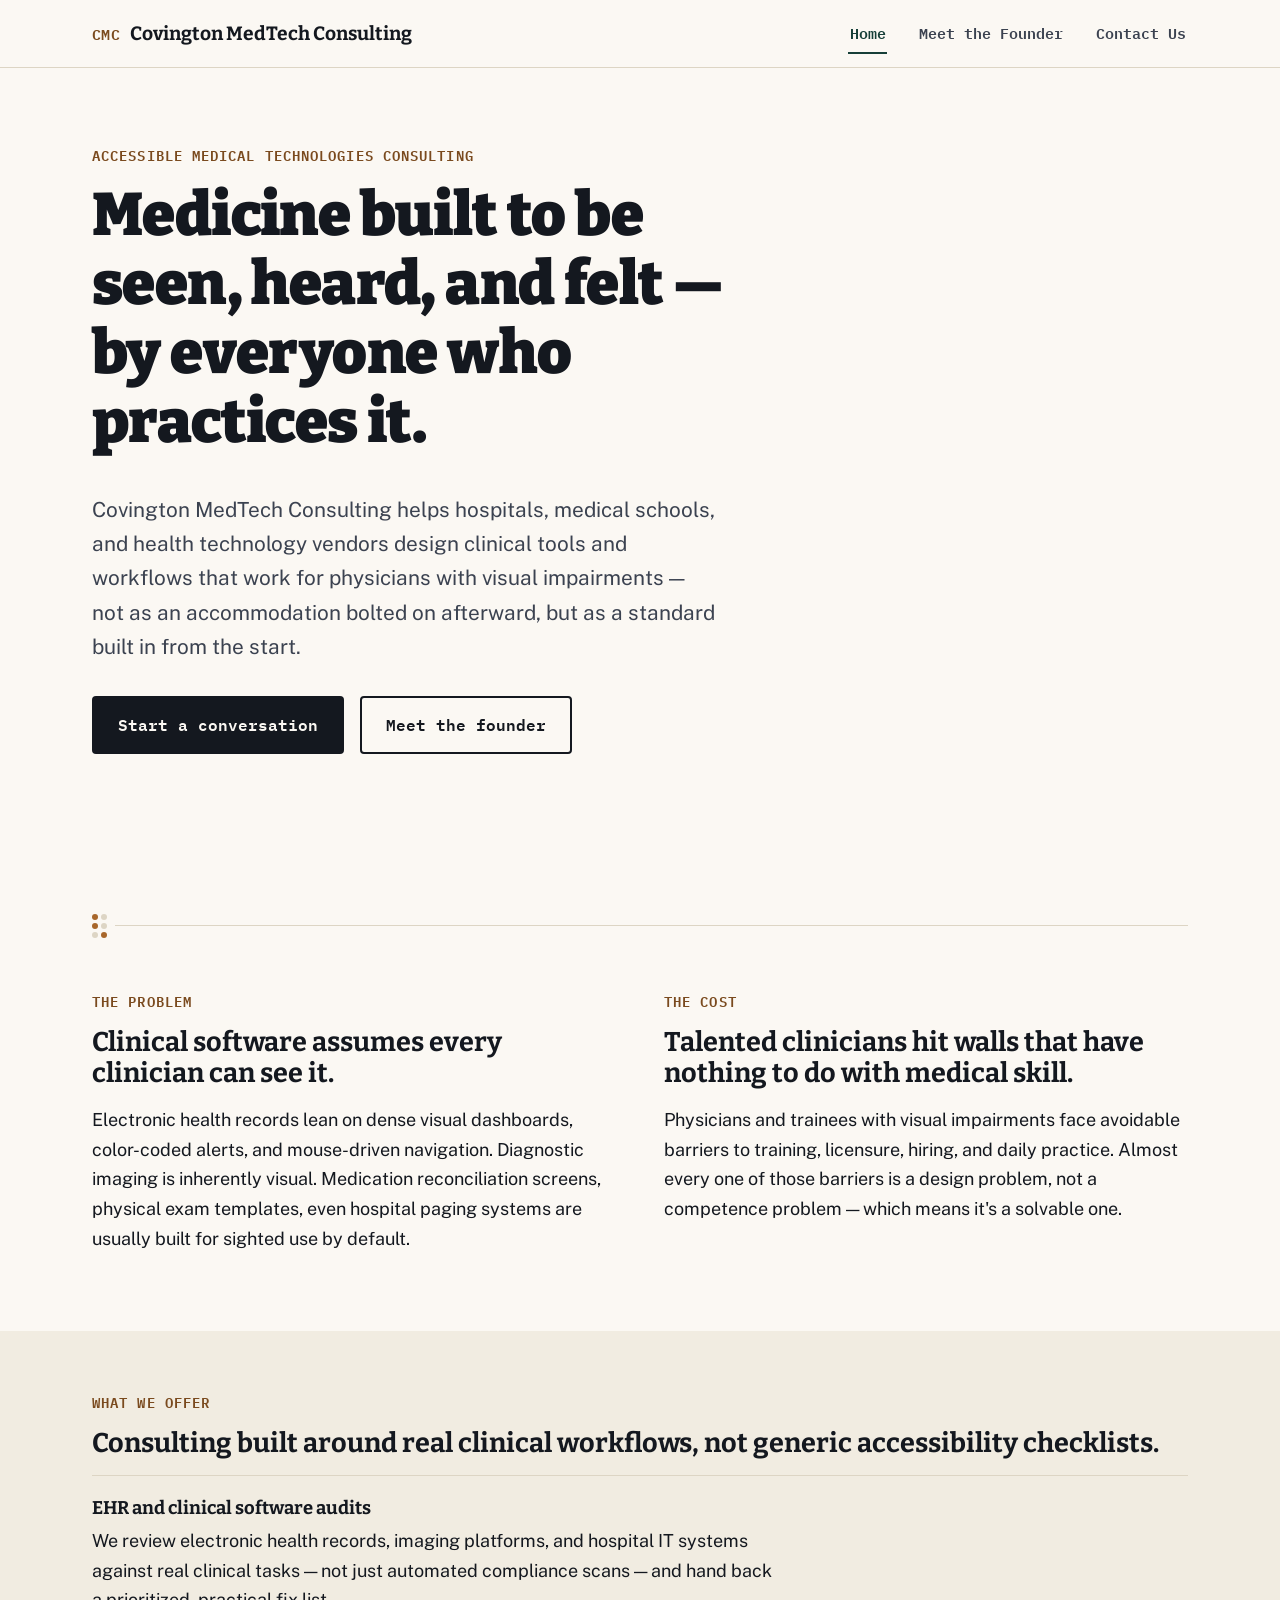
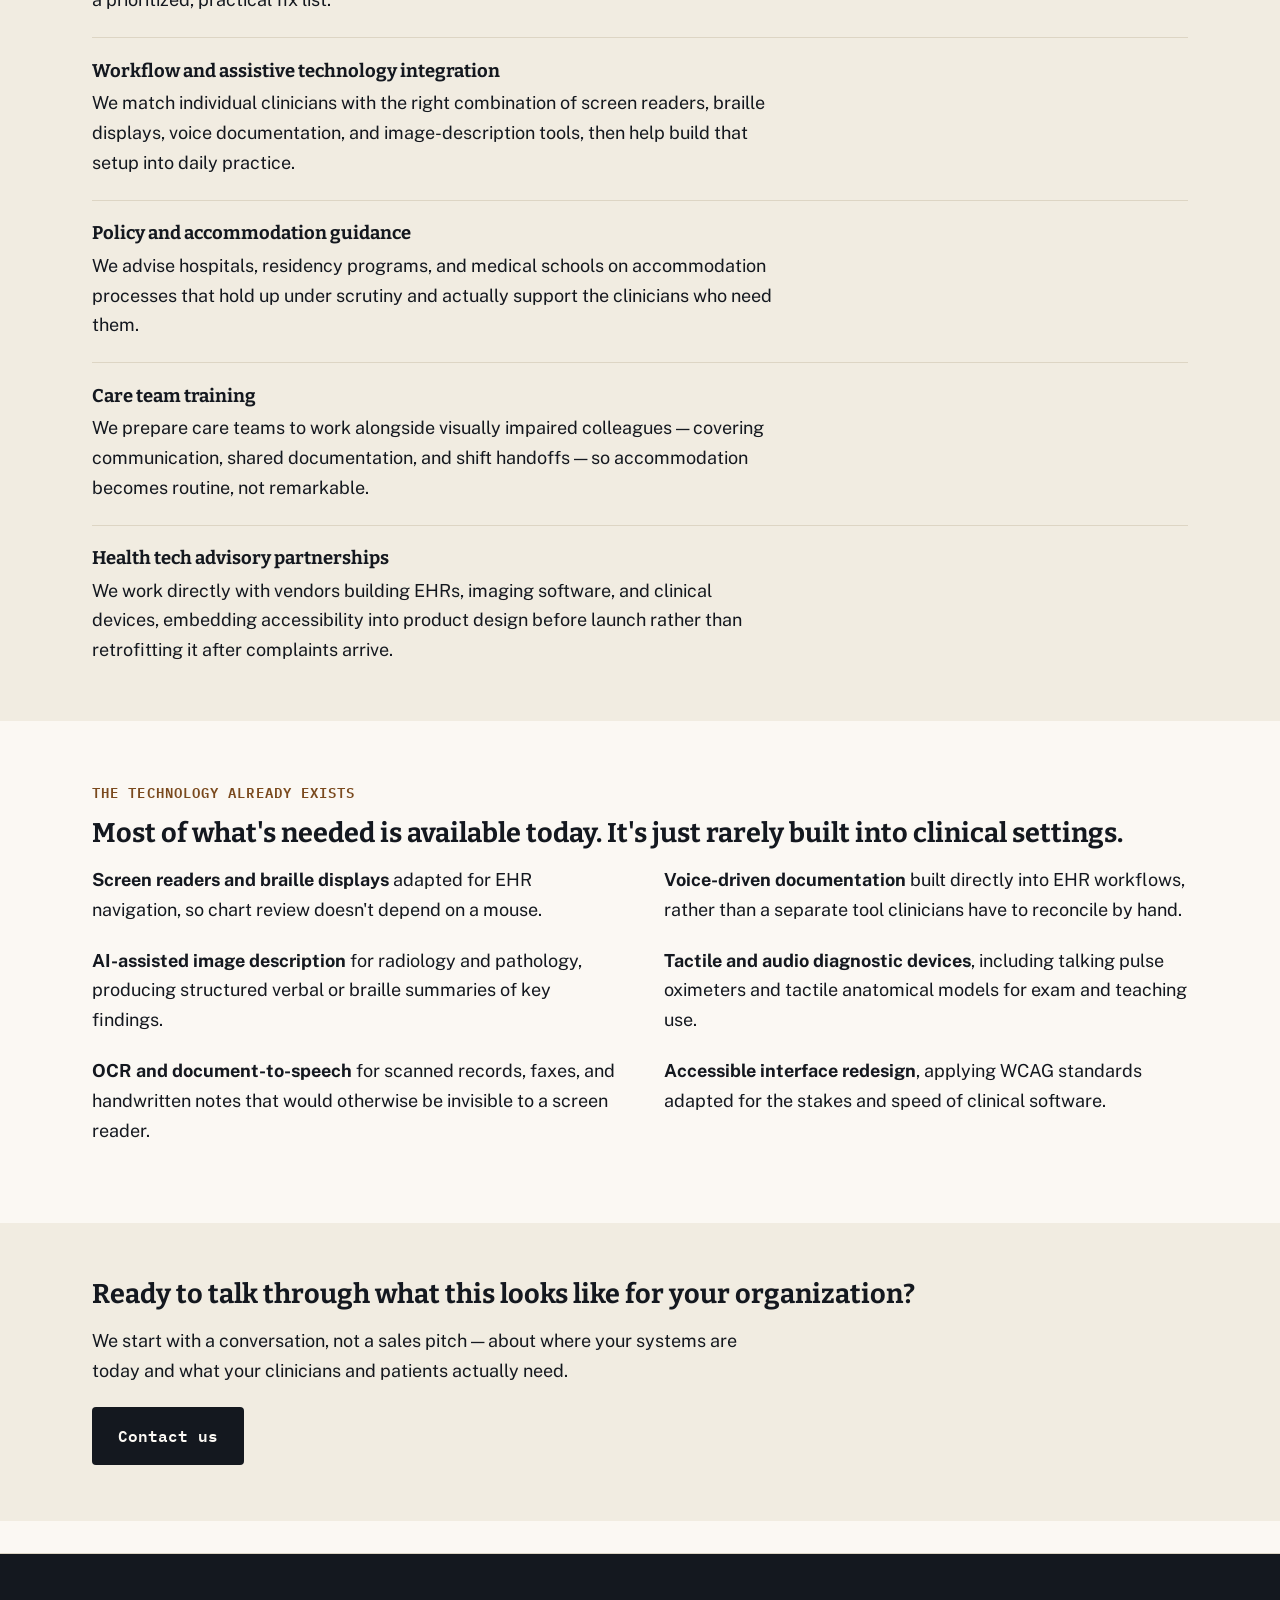
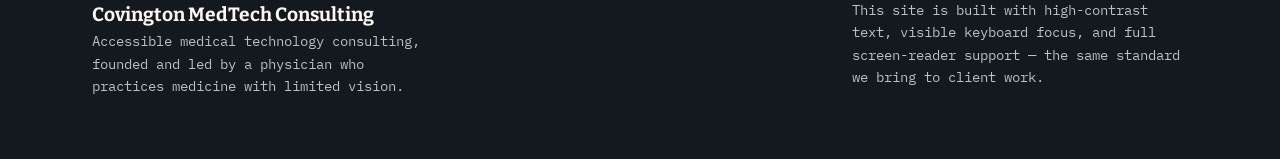
<file: index.html>
<!DOCTYPE html>
<html lang="en">
<head>
<meta charset="UTF-8">
<meta name="viewport" content="width=device-width, initial-scale=1.0">
<title>Covington MedTech Consulting — Accessible medical technologies, by design</title>
<meta name="description" content="Covington MedTech Consulting helps hospitals, medical schools, and health tech vendors build clinical tools and workflows that work for physicians with visual impairments.">
<link rel="stylesheet" href="styles.css">
</head>
<body>

<a class="skip-link" href="#main">Skip to main content</a>

<header class="site-header">
  <div class="wrap">
    <a class="brand" href="index.html">
      <span class="brand-mark">CMC</span>
      <span class="brand-name">Covington MedTech Consulting</span>
    </a>
    <nav class="main-nav" aria-label="Primary">
      <ul>
        <li><a href="index.html" aria-current="page">Home</a></li>
        <li><a href="founder.html">Meet the Founder</a></li>
        <li><a href="contact.html">Contact Us</a></li>
      </ul>
    </nav>
  </div>
</header>

<main id="main">

  <section class="hero">
    <div class="wrap">
      <span class="eyebrow">Accessible medical technologies consulting</span>
      <h1>Medicine built to be seen, heard, and felt — by everyone who practices it.</h1>
      <p class="lede">Covington MedTech Consulting helps hospitals, medical schools, and health technology vendors design clinical tools and workflows that work for physicians with visual impairments — not as an accommodation bolted on afterward, but as a standard built in from the start.</p>
      <div class="hero-actions">
        <a class="btn btn-primary" href="contact.html">Start a conversation</a>
        <a class="btn btn-secondary" href="founder.html">Meet the founder</a>
      </div>
    </div>
  </section>

  <section class="block">
    <div class="wrap">
      <div class="dot-divider" aria-hidden="true">
        <div class="cell"><span class="on"></span><span></span><span class="on"></span><span></span><span></span><span class="on"></span></div>
        <div class="rule"></div>
      </div>

      <div class="two-col">
        <div>
          <span class="eyebrow">The problem</span>
          <h2>Clinical software assumes every clinician can see it.</h2>
          <p>Electronic health records lean on dense visual dashboards, color-coded alerts, and mouse-driven navigation. Diagnostic imaging is inherently visual. Medication reconciliation screens, physical exam templates, even hospital paging systems are usually built for sighted use by default.</p>
        </div>
        <div>
          <span class="eyebrow">The cost</span>
          <h2>Talented clinicians hit walls that have nothing to do with medical skill.</h2>
          <p>Physicians and trainees with visual impairments face avoidable barriers to training, licensure, hiring, and daily practice. Almost every one of those barriers is a design problem, not a competence problem — which means it's a solvable one.</p>
        </div>
      </div>
    </div>
  </section>

  <section class="block block-alt">
    <div class="wrap">
      <span class="eyebrow">What we offer</span>
      <h2>Consulting built around real clinical workflows, not generic accessibility checklists.</h2>
      <ul class="plain-list">
        <li>
          <h3>EHR and clinical software audits</h3>
          <p>We review electronic health records, imaging platforms, and hospital IT systems against real clinical tasks — not just automated compliance scans — and hand back a prioritized, practical fix list.</p>
        </li>
        <li>
          <h3>Workflow and assistive technology integration</h3>
          <p>We match individual clinicians with the right combination of screen readers, braille displays, voice documentation, and image-description tools, then help build that setup into daily practice.</p>
        </li>
        <li>
          <h3>Policy and accommodation guidance</h3>
          <p>We advise hospitals, residency programs, and medical schools on accommodation processes that hold up under scrutiny and actually support the clinicians who need them.</p>
        </li>
        <li>
          <h3>Care team training</h3>
          <p>We prepare care teams to work alongside visually impaired colleagues — covering communication, shared documentation, and shift handoffs — so accommodation becomes routine, not remarkable.</p>
        </li>
        <li>
          <h3>Health tech advisory partnerships</h3>
          <p>We work directly with vendors building EHRs, imaging software, and clinical devices, embedding accessibility into product design before launch rather than retrofitting it after complaints arrive.</p>
        </li>
      </ul>
    </div>
  </section>

  <section class="block">
    <div class="wrap">
      <span class="eyebrow">The technology already exists</span>
      <h2>Most of what's needed is available today. It's just rarely built into clinical settings.</h2>
      <div class="two-col">
        <div>
          <p><strong>Screen readers and braille displays</strong> adapted for EHR navigation, so chart review doesn't depend on a mouse.</p>
          <p><strong>AI-assisted image description</strong> for radiology and pathology, producing structured verbal or braille summaries of key findings.</p>
          <p><strong>OCR and document-to-speech</strong> for scanned records, faxes, and handwritten notes that would otherwise be invisible to a screen reader.</p>
        </div>
        <div>
          <p><strong>Voice-driven documentation</strong> built directly into EHR workflows, rather than a separate tool clinicians have to reconcile by hand.</p>
          <p><strong>Tactile and audio diagnostic devices</strong>, including talking pulse oximeters and tactile anatomical models for exam and teaching use.</p>
          <p><strong>Accessible interface redesign</strong>, applying WCAG standards adapted for the stakes and speed of clinical software.</p>
        </div>
      </div>
    </div>
  </section>

  <section class="block block-alt">
    <div class="wrap">
      <h2>Ready to talk through what this looks like for your organization?</h2>
      <p>We start with a conversation, not a sales pitch — about where your systems are today and what your clinicians and patients actually need.</p>
      <a class="btn btn-primary" href="contact.html">Contact us</a>
    </div>
  </section>

</main>

<footer class="site-footer">
  <div class="wrap footer-grid">
    <div>
      <span class="brand-name" style="color: var(--paper);">Covington MedTech Consulting</span>
      <p class="footer-note">Accessible medical technology consulting, founded and led by a physician who practices medicine with limited vision.</p>
    </div>
    <p class="footer-note">This site is built with high-contrast text, visible keyboard focus, and full screen-reader support — the same standard we bring to client work.</p>
  </div>
</footer>

</body>
</html>
</file>
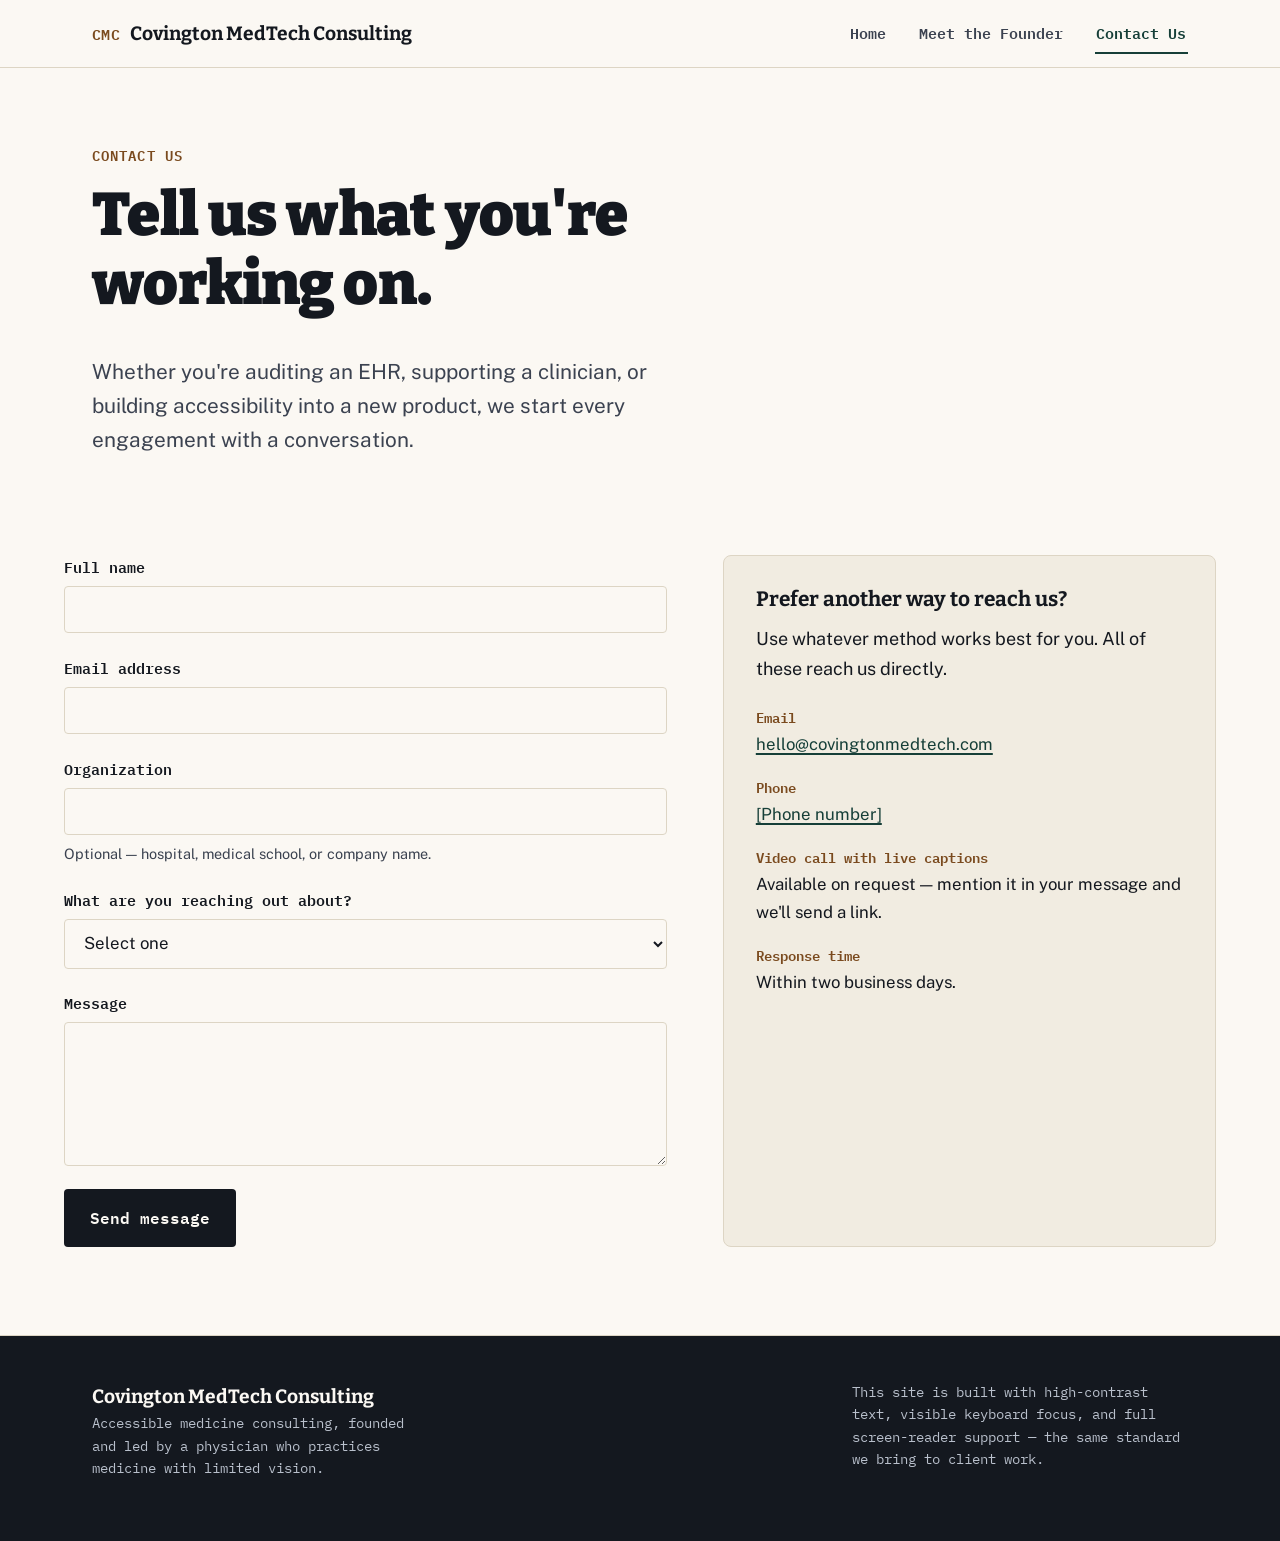
<file: contact.html>
<!DOCTYPE html>
<html lang="en">
<head>
<meta charset="UTF-8">
<meta name="viewport" content="width=device-width, initial-scale=1.0">
<title>Contact Us — Covington MedTech Consulting</title>
<meta name="description" content="Get in touch with Covington MedTech Consulting about accessibility audits, workflow consulting, or health tech advisory partnerships.">
<link rel="stylesheet" href="styles.css">
</head>
<body>

<a class="skip-link" href="#main">Skip to main content</a>

<header class="site-header">
  <div class="wrap">
    <a class="brand" href="index.html">
      <span class="brand-mark">CMC</span>
      <span class="brand-name">Covington MedTech Consulting</span>
    </a>
    <nav class="main-nav" aria-label="Primary">
      <ul>
        <li><a href="index.html">Home</a></li>
        <li><a href="founder.html">Meet the Founder</a></li>
        <li><a href="contact.html" aria-current="page">Contact Us</a></li>
      </ul>
    </nav>
  </div>
</header>

<main id="main">

  <section class="hero" style="padding-bottom: 1rem;">
    <div class="wrap">
      <span class="eyebrow">Contact us</span>
      <h1>Tell us what you're working on.</h1>
      <p class="lede">Whether you're auditing an EHR, supporting a clinician, or building accessibility into a new product, we start every engagement with a conversation.</p>
    </div>
  </section>

  <section>
    <div class="wrap contact-grid">

      <div>
        <h2 class="visually-hidden">Send us a message</h2>
        <form action="#" method="post">
          <div class="field">
            <label for="name">Full name</label>
            <input type="text" id="name" name="name" autocomplete="name" required>
          </div>

          <div class="field">
            <label for="email">Email address</label>
            <input type="email" id="email" name="email" autocomplete="email" required>
          </div>

          <div class="field">
            <label for="org">Organization</label>
            <input type="text" id="org" name="org" autocomplete="organization">
            <p class="hint">Optional — hospital, medical school, or company name.</p>
          </div>

          <div class="field">
            <label for="topic">What are you reaching out about?</label>
            <select id="topic" name="topic">
              <option value="">Select one</option>
              <option value="audit">EHR or software accessibility audit</option>
              <option value="workflow">Individual clinician workflow support</option>
              <option value="policy">Policy or accommodation guidance</option>
              <option value="training">Care team training</option>
              <option value="vendor">Health tech advisory partnership</option>
              <option value="other">Something else</option>
            </select>
          </div>

          <div class="field">
            <label for="message">Message</label>
            <textarea id="message" name="message" required></textarea>
          </div>

          <div>
            <button type="submit" class="btn btn-primary">Send message</button>
          </div>
        </form>
      </div>

      <aside class="contact-card">
        <h2>Prefer another way to reach us?</h2>
        <p>Use whatever method works best for you. All of these reach us directly.</p>
        <dl class="contact-methods">
          <div>
            <dt>Email</dt>
            <dd><a href="mailto:hello@covingtonmedtech.com">hello@covingtonmedtech.com</a></dd>
          </div>
          <div>
            <dt>Phone</dt>
            <dd><a href="tel:+10000000000">[Phone number]</a></dd>
          </div>
          <div>
            <dt>Video call with live captions</dt>
            <dd>Available on request — mention it in your message and we'll send a link.</dd>
          </div>
          <div>
            <dt>Response time</dt>
            <dd>Within two business days.</dd>
          </div>
        </dl>
      </aside>

    </div>
  </section>

</main>

<footer class="site-footer">
  <div class="wrap footer-grid">
    <div>
      <span class="brand-name" style="color: var(--paper);">Covington MedTech Consulting</span>
      <p class="footer-note">Accessible medicine consulting, founded and led by a physician who practices medicine with limited vision.</p>
    </div>
    <p class="footer-note">This site is built with high-contrast text, visible keyboard focus, and full screen-reader support — the same standard we bring to client work.</p>
  </div>
</footer>

</body>
</html>
</file>
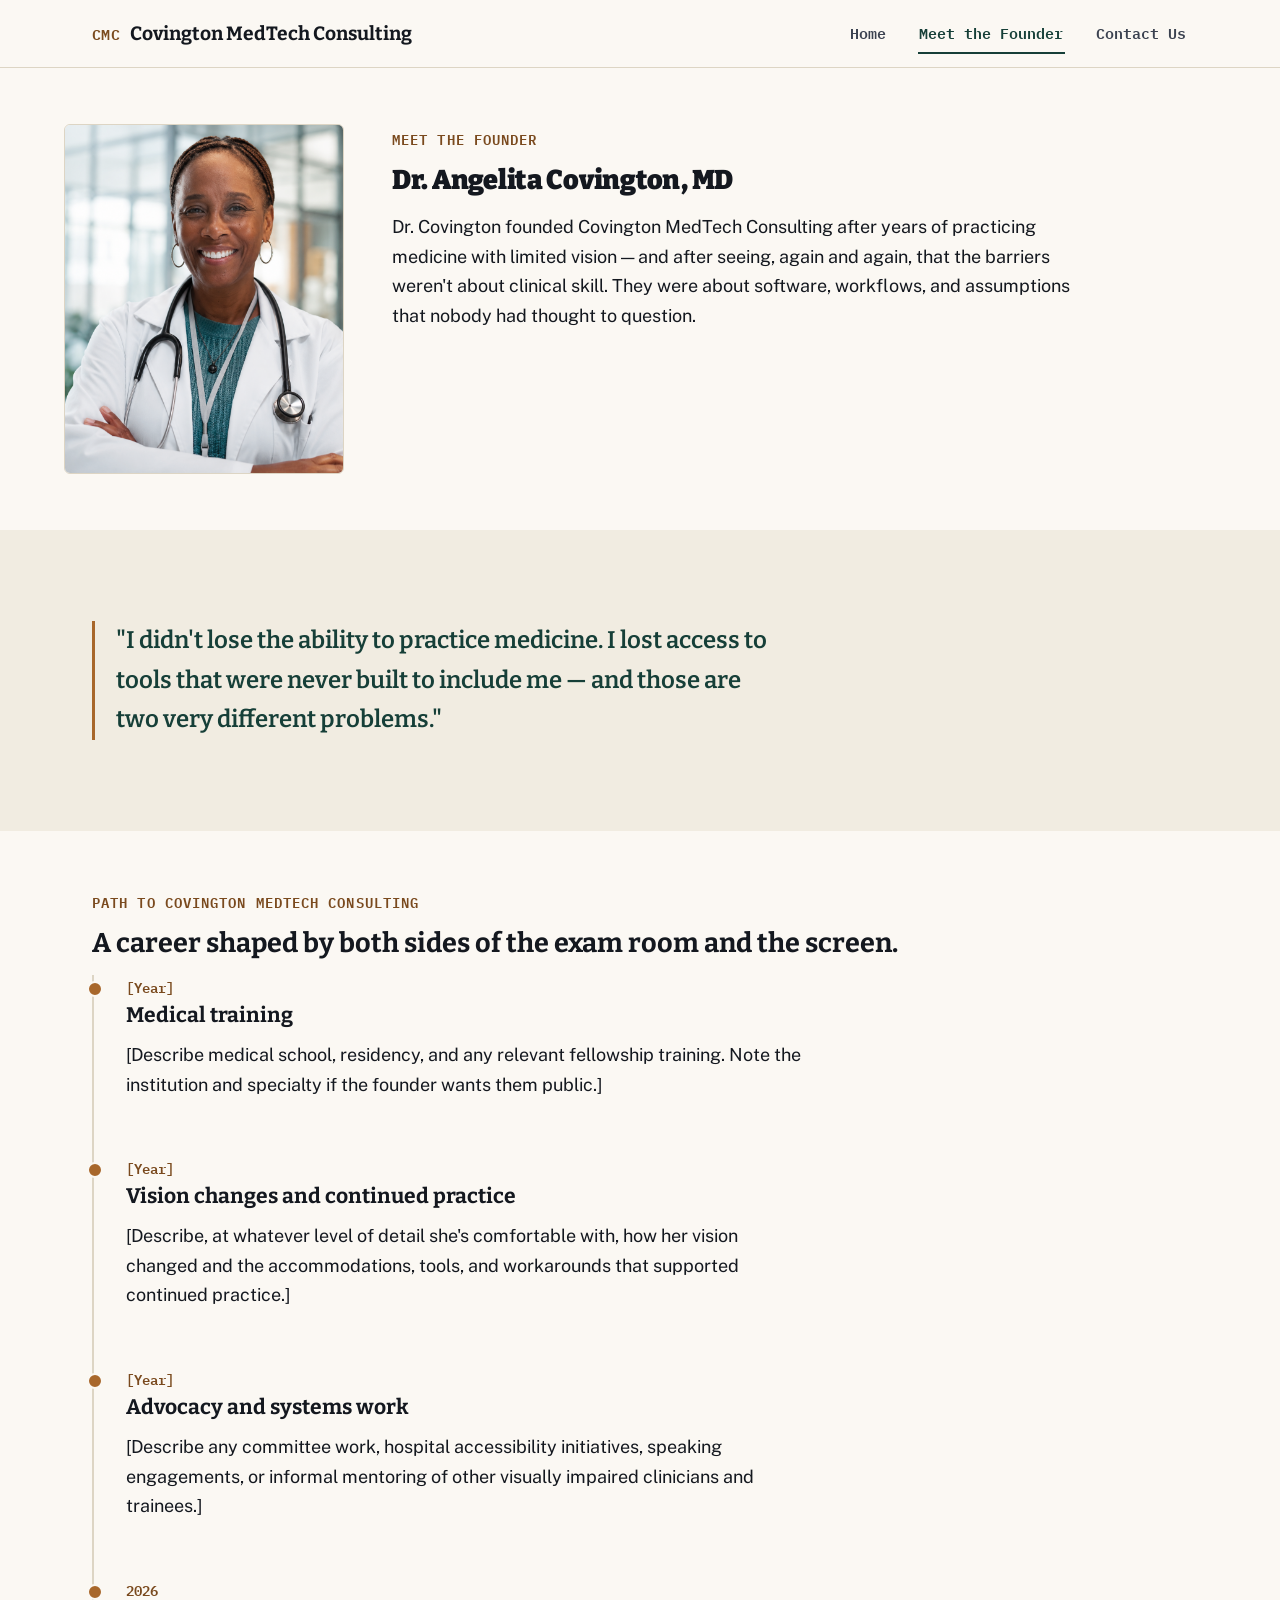
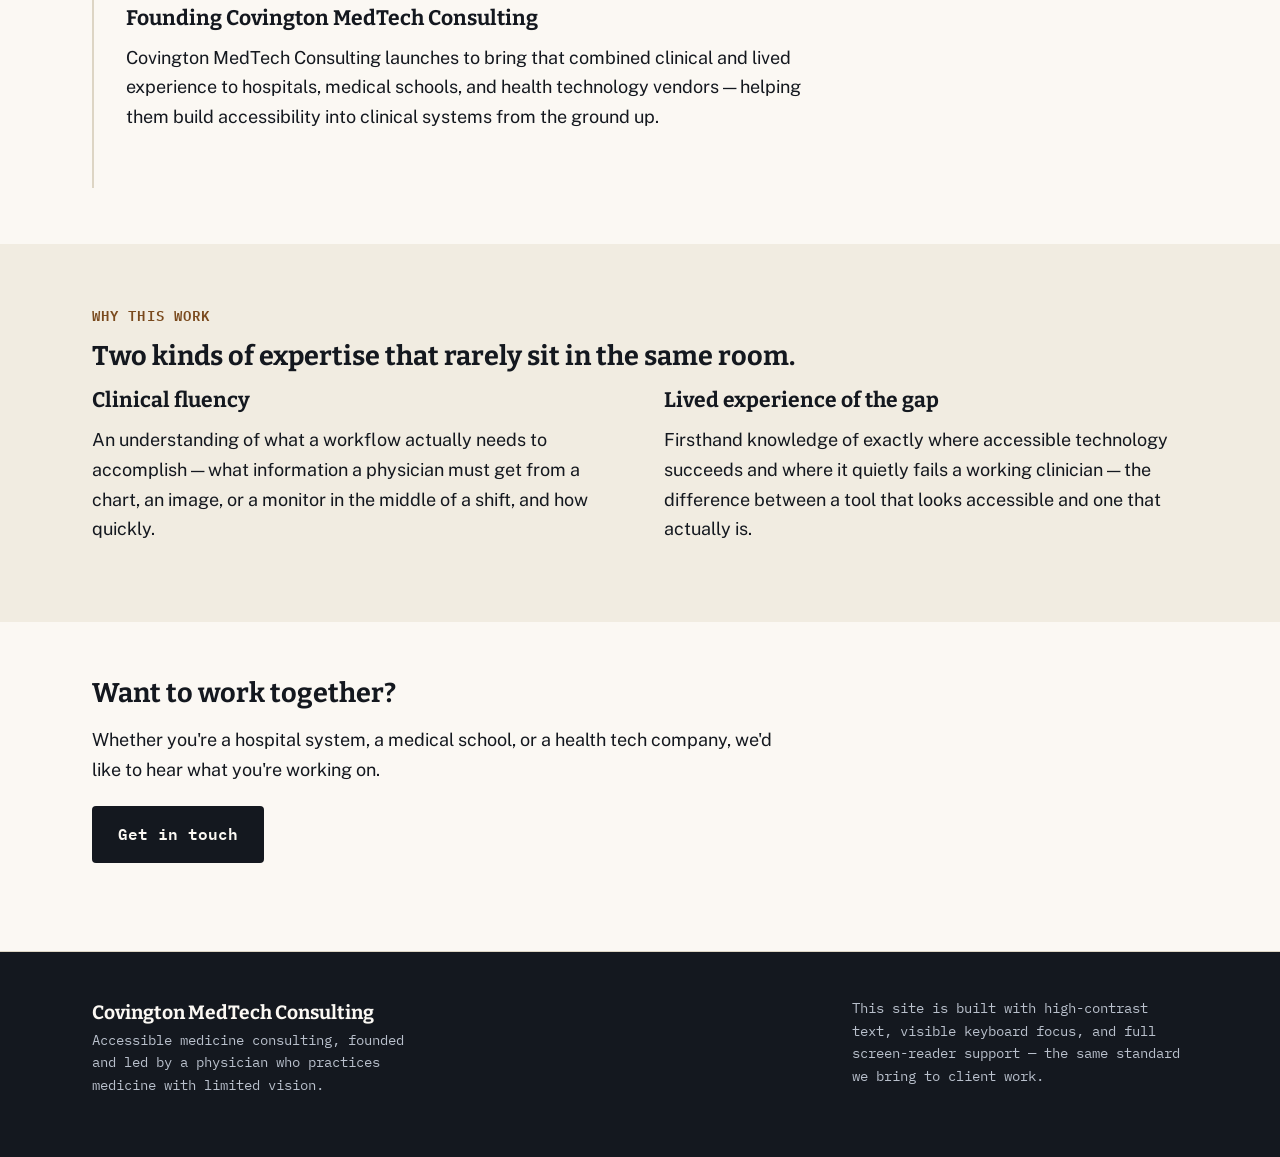
<file: founder.html>
<!DOCTYPE html>
<html lang="en">
<head>
<meta charset="UTF-8">
<meta name="viewport" content="width=device-width, initial-scale=1.0">
<title>Meet the Founder — Covington MedTech Consulting</title>
<meta name="description" content="Meet the physician founder of Covington MedTech Consulting, an accessible medicine consultancy built on firsthand clinical and lived experience.">
<link rel="stylesheet" href="styles.css">
</head>
<body>

<a class="skip-link" href="#main">Skip to main content</a>

<header class="site-header">
  <div class="wrap">
    <a class="brand" href="index.html">
      <span class="brand-mark">CMC</span>
      <span class="brand-name">Covington MedTech Consulting</span>
    </a>
    <nav class="main-nav" aria-label="Primary">
      <ul>
        <li><a href="index.html">Home</a></li>
        <li><a href="founder.html" aria-current="page">Meet the Founder</a></li>
        <li><a href="contact.html">Contact Us</a></li>
      </ul>
    </nav>
  </div>
</header>

<main id="main">

  <section class="founder-hero wrap">
    <img class="founder-portrait" src="dr-covington.png" alt="Dr. Angelita Covington, smiling with her arms crossed, wearing a white coat and stethoscope in a bright office lobby.">
    <div>
      <span class="eyebrow">Meet the founder</span>
      <h1>Dr. Angelita Covington, MD</h1>
      <p class="lede">Dr. Covington founded Covington MedTech Consulting after years of practicing medicine with limited vision — and after seeing, again and again, that the barriers weren't about clinical skill. They were about software, workflows, and assumptions that nobody had thought to question.</p>
    </div>
  </section>

  <section class="block block-alt">
    <div class="wrap">
      <blockquote class="pullquote">
        "I didn't lose the ability to practice medicine. I lost access to tools that were never built to include me — and those are two very different problems."
      </blockquote>
    </div>
  </section>

  <section class="block">
    <div class="wrap">
      <span class="eyebrow">Path to Covington MedTech Consulting</span>
      <h2>A career shaped by both sides of the exam room and the screen.</h2>
      <ul class="timeline">
        <li>
          <span class="year">[Year]</span>
          <h3>Medical training</h3>
          <p>[Describe medical school, residency, and any relevant fellowship training. Note the institution and specialty if the founder wants them public.]</p>
        </li>
        <li>
          <span class="year">[Year]</span>
          <h3>Vision changes and continued practice</h3>
          <p>[Describe, at whatever level of detail she's comfortable with, how her vision changed and the accommodations, tools, and workarounds that supported continued practice.]</p>
        </li>
        <li>
          <span class="year">[Year]</span>
          <h3>Advocacy and systems work</h3>
          <p>[Describe any committee work, hospital accessibility initiatives, speaking engagements, or informal mentoring of other visually impaired clinicians and trainees.]</p>
        </li>
        <li>
          <span class="year">2026</span>
          <h3>Founding Covington MedTech Consulting</h3>
          <p>Covington MedTech Consulting launches to bring that combined clinical and lived experience to hospitals, medical schools, and health technology vendors — helping them build accessibility into clinical systems from the ground up.</p>
        </li>
      </ul>
    </div>
  </section>

  <section class="block block-alt">
    <div class="wrap">
      <span class="eyebrow">Why this work</span>
      <h2>Two kinds of expertise that rarely sit in the same room.</h2>
      <div class="two-col">
        <div>
          <h3>Clinical fluency</h3>
          <p>An understanding of what a workflow actually needs to accomplish — what information a physician must get from a chart, an image, or a monitor in the middle of a shift, and how quickly.</p>
        </div>
        <div>
          <h3>Lived experience of the gap</h3>
          <p>Firsthand knowledge of exactly where accessible technology succeeds and where it quietly fails a working clinician — the difference between a tool that looks accessible and one that actually is.</p>
        </div>
      </div>
    </div>
  </section>

  <section class="block">
    <div class="wrap">
      <h2>Want to work together?</h2>
      <p>Whether you're a hospital system, a medical school, or a health tech company, we'd like to hear what you're working on.</p>
      <a class="btn btn-primary" href="contact.html">Get in touch</a>
    </div>
  </section>

</main>

<footer class="site-footer">
  <div class="wrap footer-grid">
    <div>
      <span class="brand-name" style="color: var(--paper);">Covington MedTech Consulting</span>
      <p class="footer-note">Accessible medicine consulting, founded and led by a physician who practices medicine with limited vision.</p>
    </div>
    <p class="footer-note">This site is built with high-contrast text, visible keyboard focus, and full screen-reader support — the same standard we bring to client work.</p>
  </div>
</footer>

</body>
</html>
</file>
<file: styles.css>
/* ============================================================
   Covington MedTech Consulting — shared styles
   Token system:
   Color   — ink #14181F, paper #FBF8F3, paper-alt #F1ECE1,
             brass #A8672B / brass-dark #7A4A1E, teal #1F5C52
   Type    — Display: Bitter (slab serif, tactile weight)
             Body: Public Sans (built for legibility at every size)
             Utility: IBM Plex Mono (labels, eyebrows, data)
   ============================================================ */

@import url('https://fonts.googleapis.com/css2?family=Bitter:wght@600;700;900&family=Public+Sans:wght@400;500;600;700&family=IBM+Plex+Mono:wght@500;600&display=swap');

:root {
  --ink: #14181F;
  --ink-soft: #3B4250;
  --paper: #FBF8F3;
  --paper-alt: #F1ECE1;
  --brass: #A8672B;
  --brass-dark: #7A4A1E;
  --teal: #1F5C52;
  --teal-dark: #163F38;
  --line: #DDD5C4;
  --max: 72rem;

  --font-display: 'Bitter', Georgia, serif;
  --font-body: 'Public Sans', -apple-system, Segoe UI, Roboto, sans-serif;
  --font-mono: 'IBM Plex Mono', 'Courier New', monospace;
}

* { box-sizing: border-box; }

html {
  font-size: 100%;
  scroll-behavior: smooth;
}

@media (prefers-reduced-motion: reduce) {
  html { scroll-behavior: auto; }
  *, *::before, *::after {
    animation-duration: 0.001ms !important;
    animation-iteration-count: 1 !important;
    transition-duration: 0.001ms !important;
  }
}

body {
  margin: 0;
  background: var(--paper);
  color: var(--ink);
  font-family: var(--font-body);
  font-size: 1.125rem;
  line-height: 1.65;
  -webkit-font-smoothing: antialiased;
}

h1, h2, h3 {
  font-family: var(--font-display);
  color: var(--ink);
  line-height: 1.15;
  margin: 0 0 0.6em;
}

h1 { font-weight: 900; letter-spacing: -0.01em; }
h2 { font-weight: 700; }
h3 { font-weight: 700; }

p { margin: 0 0 1.2em; max-width: 62ch; }

a {
  color: var(--teal-dark);
  text-decoration-thickness: 2px;
  text-underline-offset: 3px;
}

a:hover { color: var(--brass-dark); }

/* Strong, unmistakable focus states everywhere — non-negotiable for this site */
a:focus-visible,
button:focus-visible,
input:focus-visible,
textarea:focus-visible,
select:focus-visible {
  outline: 3px solid var(--brass-dark);
  outline-offset: 3px;
  border-radius: 2px;
}

/* Skip link */
.skip-link {
  position: absolute;
  left: -999px;
  top: auto;
  background: var(--ink);
  color: var(--paper);
  padding: 0.9em 1.4em;
  font-family: var(--font-mono);
  font-size: 0.95rem;
  z-index: 100;
  border-radius: 0 0 6px 0;
}

.skip-link:focus {
  left: 0;
  top: 0;
}

.visually-hidden {
  position: absolute;
  width: 1px; height: 1px;
  overflow: hidden;
  clip: rect(0 0 0 0);
  white-space: nowrap;
}

/* ---------- Layout shells ---------- */

.wrap {
  max-width: var(--max);
  margin: 0 auto;
  padding: 0 1.75rem;
}

/* ---------- Header / Nav ---------- */

.site-header {
  border-bottom: 1px solid var(--line);
  background: var(--paper);
  position: sticky;
  top: 0;
  z-index: 20;
}

.site-header .wrap {
  display: flex;
  align-items: center;
  justify-content: space-between;
  flex-wrap: wrap;
  gap: 0.75rem;
  padding-top: 1.1rem;
  padding-bottom: 1.1rem;
}

.brand {
  display: flex;
  align-items: baseline;
  gap: 0.6rem;
  text-decoration: none;
  color: var(--ink);
}

.brand:hover { color: var(--ink); }

.brand-mark {
  font-family: var(--font-mono);
  font-weight: 600;
  font-size: 0.95rem;
  color: var(--brass-dark);
  letter-spacing: 0.02em;
}

.brand-name {
  font-family: var(--font-display);
  font-weight: 700;
  font-size: 1.2rem;
}

.main-nav ul {
  list-style: none;
  display: flex;
  gap: 1.9rem;
  margin: 0;
  padding: 0;
  flex-wrap: wrap;
}

.main-nav a {
  font-family: var(--font-mono);
  font-size: 0.95rem;
  font-weight: 600;
  text-decoration: none;
  color: var(--ink-soft);
  padding: 0.35em 0.1em;
  border-bottom: 2px solid transparent;
}

.main-nav a:hover {
  color: var(--brass-dark);
  border-bottom-color: var(--brass-dark);
}

.main-nav a[aria-current="page"] {
  color: var(--teal-dark);
  border-bottom-color: var(--teal-dark);
}

/* ---------- Eyebrow / labels ---------- */

.eyebrow {
  font-family: var(--font-mono);
  font-size: 0.85rem;
  font-weight: 600;
  letter-spacing: 0.08em;
  text-transform: uppercase;
  color: var(--brass-dark);
  display: inline-block;
  margin-bottom: 0.9rem;
}

/* ---------- Braille-dot divider (decorative, abstract, never meaning-bearing) ---------- */

.dot-divider {
  display: flex;
  gap: 0.5rem;
  margin: 3rem 0;
  align-items: center;
}

.dot-divider .cell {
  display: grid;
  grid-template-columns: repeat(2, 6px);
  grid-template-rows: repeat(3, 6px);
  gap: 3px;
}

.dot-divider .cell span {
  width: 6px;
  height: 6px;
  border-radius: 50%;
  background: var(--line);
}

.dot-divider .cell span.on { background: var(--brass); }

.dot-divider .rule {
  flex: 1;
  height: 1px;
  background: var(--line);
}

/* ---------- Hero ---------- */

.hero {
  padding: 4.5rem 0 3.5rem;
}

.hero h1 {
  font-size: clamp(2.4rem, 5vw, 3.75rem);
  max-width: 18ch;
}

.hero .lede {
  font-size: 1.3rem;
  color: var(--ink-soft);
  max-width: 48ch;
}

.hero-actions {
  display: flex;
  gap: 1rem;
  flex-wrap: wrap;
  margin-top: 2rem;
}

.btn {
  display: inline-block;
  font-family: var(--font-mono);
  font-weight: 600;
  font-size: 1rem;
  text-decoration: none;
  padding: 0.85em 1.5em;
  border-radius: 4px;
  border: 2px solid transparent;
}

.btn-primary {
  background: var(--ink);
  color: var(--paper);
}
.btn-primary:hover { background: var(--brass-dark); color: var(--paper); }

.btn-secondary {
  background: transparent;
  color: var(--ink);
  border-color: var(--ink);
}
.btn-secondary:hover {
  border-color: var(--teal-dark);
  color: var(--teal-dark);
}

/* ---------- Sections ---------- */

section.block {
  padding: 3.5rem 0;
}

.block-alt {
  background: var(--paper-alt);
}

.two-col {
  display: grid;
  grid-template-columns: 1fr 1fr;
  gap: 3rem;
}

@media (max-width: 800px) {
  .two-col { grid-template-columns: 1fr; }
}

/* ---------- Lists as content, not decoration ---------- */

.plain-list {
  list-style: none;
  margin: 0;
  padding: 0;
  display: grid;
  gap: 1.4rem;
}

.plain-list li {
  border-top: 1px solid var(--line);
  padding-top: 1.4rem;
}

.plain-list h3 {
  font-size: 1.15rem;
  margin-bottom: 0.35em;
}

.plain-list p { margin-bottom: 0; }

/* ---------- Founder page ---------- */

.founder-hero {
  display: grid;
  grid-template-columns: 280px 1fr;
  gap: 3rem;
  align-items: start;
  padding: 3.5rem 0;
}

@media (max-width: 700px) {
  .founder-hero { grid-template-columns: 1fr; }
}

.founder-portrait {
  width: 100%;
  aspect-ratio: 4 / 5;
  object-fit: cover;
  background: var(--paper-alt);
  border: 1px solid var(--line);
  border-radius: 6px;
}

.pullquote {
  font-family: var(--font-display);
  font-size: 1.5rem;
  font-weight: 600;
  color: var(--teal-dark);
  border-left: 3px solid var(--brass);
  padding-left: 1.3rem;
  margin: 2.2rem 0;
  max-width: 46ch;
}

.timeline {
  list-style: none;
  margin: 0;
  padding: 0;
  border-left: 2px solid var(--line);
}

.timeline li {
  position: relative;
  padding: 0 0 2.2rem 2rem;
}

.timeline li::before {
  content: "";
  position: absolute;
  left: -7px;
  top: 0.35em;
  width: 12px;
  height: 12px;
  border-radius: 50%;
  background: var(--brass);
  border: 2px solid var(--paper);
}

.timeline .year {
  font-family: var(--font-mono);
  font-weight: 600;
  font-size: 0.9rem;
  color: var(--brass-dark);
  display: block;
  margin-bottom: 0.3em;
}

/* ---------- Contact page ---------- */

.contact-grid {
  display: grid;
  grid-template-columns: 1.1fr 0.9fr;
  gap: 3.5rem;
  padding: 3.5rem 0;
}

@media (max-width: 800px) {
  .contact-grid { grid-template-columns: 1fr; }
}

form {
  display: grid;
  gap: 1.4rem;
}

.field {
  display: grid;
  gap: 0.4rem;
}

label {
  font-family: var(--font-mono);
  font-weight: 600;
  font-size: 0.95rem;
}

.hint {
  font-size: 0.9rem;
  color: var(--ink-soft);
  margin: 0;
}

input, textarea, select {
  font-family: var(--font-body);
  font-size: 1.05rem;
  padding: 0.75em 0.9em;
  border: 1.5px solid var(--line);
  border-radius: 4px;
  background: var(--paper);
  color: var(--ink);
}

input:focus, textarea:focus, select:focus {
  border-color: var(--brass-dark);
}

textarea { resize: vertical; min-height: 9rem; }

.contact-card {
  background: var(--paper-alt);
  border: 1px solid var(--line);
  border-radius: 8px;
  padding: 2rem;
}

.contact-card h2 { font-size: 1.3rem; }

.contact-methods {
  list-style: none;
  margin: 1.4rem 0 0;
  padding: 0;
  display: grid;
  gap: 1.1rem;
}

.contact-methods dt {
  font-family: var(--font-mono);
  font-size: 0.85rem;
  color: var(--brass-dark);
  font-weight: 600;
}

.contact-methods dd {
  margin: 0.15em 0 0;
  font-size: 1.05rem;
}

/* ---------- Footer ---------- */

.site-footer {
  border-top: 1px solid var(--line);
  background: var(--ink);
  color: var(--paper);
  padding: 2.8rem 0;
  margin-top: 2rem;
}

.site-footer a { color: var(--paper); }
.site-footer a:hover { color: var(--brass); }

.footer-grid {
  display: flex;
  justify-content: space-between;
  gap: 2rem;
  flex-wrap: wrap;
}

.footer-note {
  font-family: var(--font-mono);
  font-size: 0.85rem;
  color: #B9C0CC;
  max-width: 42ch;
}
</file>
